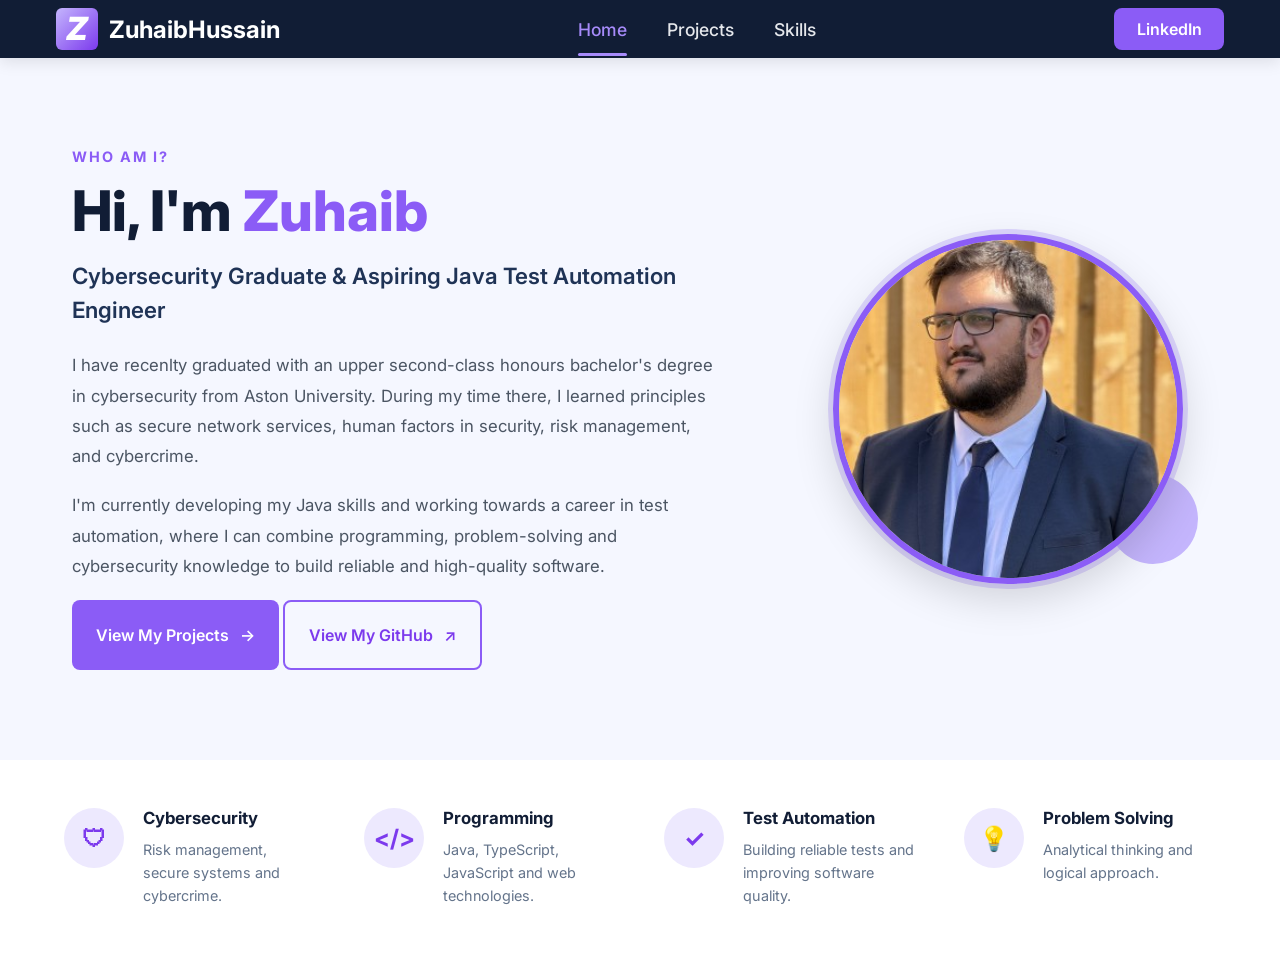
<file: index.html>
<!DOCTYPE html>
<html lang="en">

<head>
    <meta charset="UTF-8">
    <meta name="viewport" content="width=device-width, initial-scale=1.0">

    <title>ZuhaibHussain</title>

    <link href="https://fonts.googleapis.com/css2?family=Inter:wght@400;500;600;700;800&display=swap" rel="stylesheet">

    <link rel="stylesheet" href="ProfileStyle.css">
</head>

<body>

<nav class="navbar">
    <div class="nav-container">
        <!-- Logo -->
        <a href="#" class="logo">
            <span class="z-logo">Z</span>
            <span>ZuhaibHussain</span>
        </a>

        <!-- Navigation links -->
        <ul class="nav-links">
            <li><a href="#" class="active">Home</a></li>

            <li><a href="Projects.html">Projects</a></li>

            <li><a href="Skills.html">Skills</a></li>
        </ul>

        <div class="nav-actions">
            <a href="https://www.linkedin.com/in/zuhaib-hussain-923588202" target="_blank" class="btn">LinkedIn</a>
        </div>
    </div>
</nav>

<main>
        <section class="index-header">

            <div class="index-text">
                <p class="eyebrow">
                    WHO AM I?
                </p>
                
                <!-- Left SIDE -->
                <h1>
                    Hi, I'm <span>Zuhaib</span>
                </h1>

                <h2>
                    Cybersecurity Graduate &
                    Aspiring Java Test Automation Engineer
                </h2>

                <p>
                    I have recenlty graduated with an upper second-class honours bachelor's 
                    degree in cybersecurity from Aston University. During my time there, 
                    I learned principles such as secure network services, human factors in security, 
                    risk management, and cybercrime.
                </p>

                <p>
                    I'm currently developing my Java skills and working
                    towards a career in test automation, where I can
                    combine programming, problem-solving and cybersecurity
                    knowledge to build reliable and high-quality software.
                </p>

                <a href="Projects.html" class="btn project-btn">
                    View My Projects
                    <span class="arrow">→</span>
                </a>

                <a href="https://github.com/ZuhaibHussain247?tab=repositories" target="_blank" class="github-btn">
                    View My GitHub <span class="arrow">↗</span>
                </a>
            </div>

            <!-- RIGHT SIDE -->
            <div class="index-image">
                <img id="profilePicture" src="images/suit-pic.jpg" alt="Profile picture of Zuhaib">
            </div>
        </section>

        <!-- =========================
             SKILLS / FEATURES
        ========================== -->

        <section class="features">

            <!-- Cybersecurity -->
            <div class="feature">
                <div class="feature-icon">
                    🛡
                </div>
                <div>
                    <h3>
                        Cybersecurity
                    </h3>
                    <p>
                        Risk management, secure systems
                        and cybercrime.
                    </p>
                </div>
            </div>

            <!-- Programming -->
            <div class="feature">
                <div class="feature-icon">
                    &lt;/&gt;
                </div>
                <div>
                    <h3>
                        Programming
                    </h3>
                    <p>
                        Java, TypeScript, JavaScript
                        and web technologies.
                    </p>
                </div>
            </div>

            <!-- Test Automation -->
            <div class="feature">
                <div class="feature-icon">
                    ✓
                </div>
                <div>
                    <h3>
                        Test Automation
                    </h3>
                    <p>
                        Building reliable tests and
                        improving software quality.
                    </p>
                </div>
            </div>

            <!-- Problem Solving -->
            <div class="feature">

                <div class="feature-icon">
                    💡
                </div>
                <div>
                    <h3>
                        Problem Solving
                    </h3>
                    <p>
                        Analytical thinking and
                        logical approach.
                    </p>
                </div>
            </div>
        </section>
    </main>

    <script>

    const profilePicture = document.getElementById("profilePicture");

    const pictures = [
        {
            file: "suit-pic.jpg",
            className: "suit-picture"
        },
        {
            file: "profile-pic.jpg",
            className: "profile-picture"
        },
        {
            file: "hike-pic.jpg",
            className: "hike-picture"
        },
        {
            file: "wedding-pic.jpg",
            className: "wedding-picture"
        },
        {
            file: "grad-pic.jpg",
            className: "grad-picture"
        },
        {
            file: "engagement-pic.jpg",
            className: "engagement-picture"
        },
        {
            file: "morocco-pic.jpg",
            className: "morocco-picture"
        }
    ];

    // Pick a random starting picture
    let currentPicture = Math.floor(Math.random() * pictures.length);

    function changePicture() {

        const picture = pictures[currentPicture];

        profilePicture.src = "images/" + picture.file;

        // Remove all picture-position classes
        pictures.forEach(function (picture) {
            profilePicture.classList.remove(picture.className);
        });

        // Add the correct position class
        profilePicture.classList.add(picture.className);
    }

    // Set the random starting picture
    changePicture();

    // Change picture when clicked
    profilePicture.addEventListener("click", function () {

        currentPicture++;

        if (currentPicture >= pictures.length) {
            currentPicture = 0;
        }

        changePicture();

    });

</script>

</body>

</html>
</file>
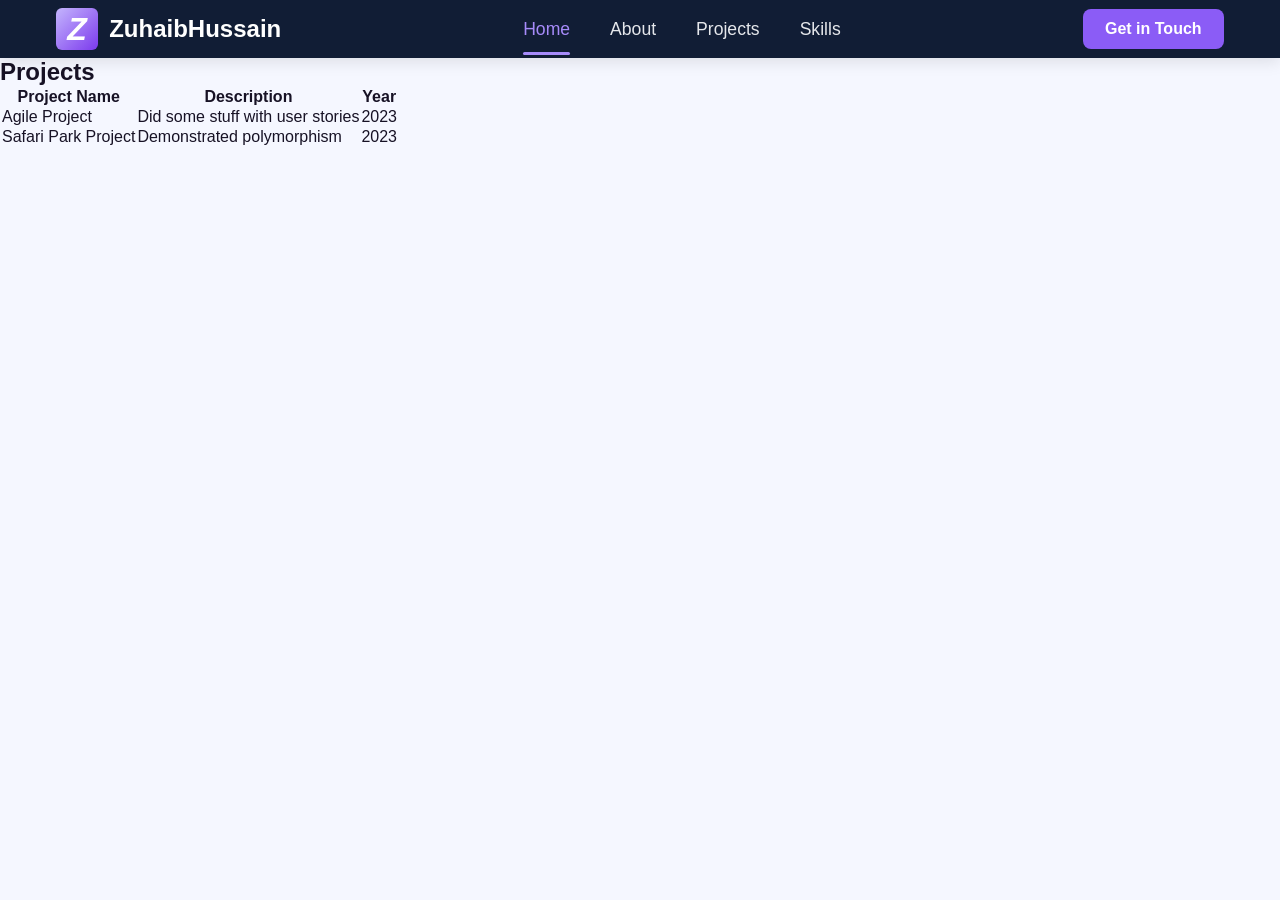
<file: projects.html>
<!DOCTYPE html>

<html lang="en" xmlns="http://www.w3.org/1999/xhtml">
<head>
    <meta charset="utf-8" />
    <title>My projects</title>
    <link href="ProfileStyle.css" rel="stylesheet">
</head>
<body>
    <nav class="navbar">
    <div class="nav-container">
        <!-- Logo -->
        <a href="#" class="logo">
            <span class="z-logo">Z</span>
            <span>ZuhaibHussain</span>
        </a>

        <!-- Navigation links -->
        <ul class="nav-links">
            <li><a href="#" class="active">Home</a></li>

            <li><a href="About.html">About</a></li>

            <li><a href="Projects.html">Projects</a></li>

            <li><a href="#skills">Skills</a></li>
        </ul>

        <div class="nav-actions">
            <a href="#contact" class="btn">Get in Touch</a>
        </div>
    </div>
</nav>
    <section>
        <h1>Projects</h1>
        <table>
            <thead>
                <tr>
                    <th>Project Name</th>
                    <th>Description</th>
                    <th>Year</th>
                </tr>
            </thead>
            <tbody>
                <tr>
                    <td>Agile Project</td>
                    <td>Did some stuff with user stories</td>
                    <td>2023</td>
                </tr>
                <tr>
                    <td>Safari Park Project</td>
                    <td>Demonstrated polymorphism</td>
                    <td>2023</td>
                </tr>
            </tbody>
        </table>
    </section>
</body>
</html>
</file>
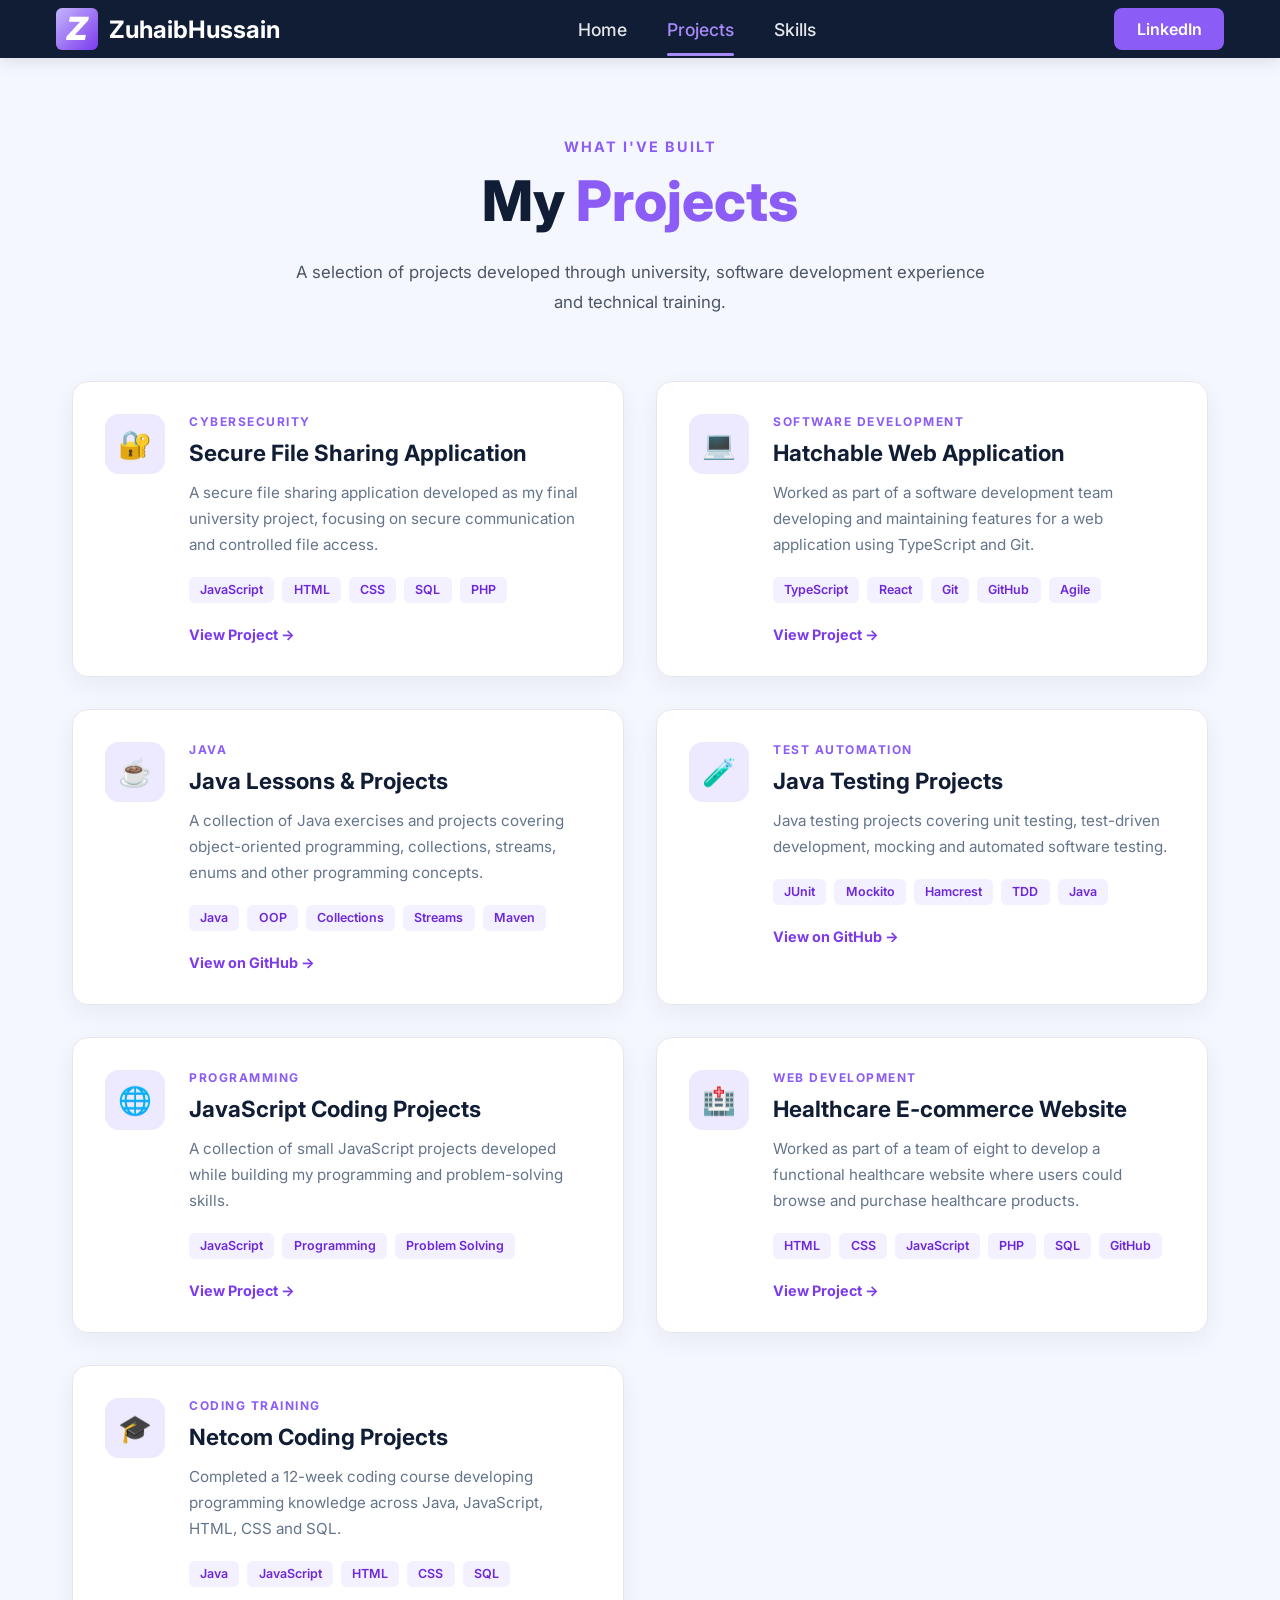
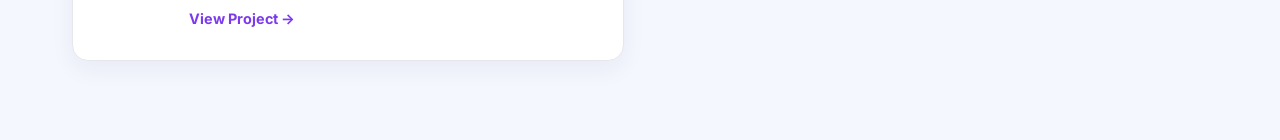
<file: Projects.html>
<!DOCTYPE html>
<html lang="en">

<head>
    <meta charset="UTF-8">
    <meta name="viewport" content="width=device-width, initial-scale=1.0">

    <title>Projects | ZuhaibHussain</title>

    <link href="https://fonts.googleapis.com/css2?family=Inter:wght@400;500;600;700;800&display=swap"
        rel="stylesheet">

    <link rel="stylesheet" href="ProfileStyle.css">
</head>

<body>

<nav class="navbar">
    <div class="nav-container">

        <!-- Logo -->
        <a href="index.html" class="logo">
            <span class="z-logo">Z</span>
            <span>ZuhaibHussain</span>
        </a>

        <!-- Navigation links -->
        <ul class="nav-links">

            <li>
                <a href="index.html">Home</a>
            </li>

            <li>
                <a href="Projects.html" class="active">Projects</a>
            </li>

            <li>
                <a href="Skills.html">Skills</a>
            </li>

        </ul>

        <div class="nav-actions">
            <a href="https://www.linkedin.com/in/zuhaib-hussain-923588202"
                target="_blank"
                class="btn">
                LinkedIn
            </a>
        </div>

    </div>
</nav>


<main>

    <!--PROJECTS HEADER -->

    <section class="projects-header">

        <p class="eyebrow">
            WHAT I'VE BUILT
        </p>

        <h1>
            My <span>Projects</span>
        </h1>

        <p class="projects-intro">
            A selection of projects developed through university,
            software development experience and technical training.
        </p>

    </section>


    <!--PROJECTS-->

    <section class="projects-container">


        <!-- Secure File Sharing -->
        <div class="project-card project-animate">

            <div class="project-icon">
                🔐
            </div>

            <div class="project-content">

                <p class="project-type">
                    CYBERSECURITY
                </p>

                <h2>
                    Secure File Sharing Application
                </h2>

                <p>
                    A secure file sharing application developed
                    as my final university project, focusing on
                    secure communication and controlled file access.
                </p>

                <div class="tech-tags">
                    <span>JavaScript</span>
                    <span>HTML</span>
                    <span>CSS</span>
                    <span>SQL</span>
                    <span>PHP</span>
                </div>

                <a href="#" class="project-link">
                    View Project →
                </a>

            </div>

        </div>


        <!-- Hatchable -->
        <div class="project-card project-animate">

            <div class="project-icon">
                💻
            </div>

            <div class="project-content">

                <p class="project-type">
                    SOFTWARE DEVELOPMENT
                </p>

                <h2>
                    Hatchable Web Application
                </h2>

                <p>
                    Worked as part of a software development team
                    developing and maintaining features for a web
                    application using TypeScript and Git.
                </p>

                <div class="tech-tags">
                    <span>TypeScript</span>
                    <span>React</span>
                    <span>Git</span>
                    <span>GitHub</span>
                    <span>Agile</span>
                </div>

                <a href="#" class="project-link">
                    View Project →
                </a>

            </div>

        </div>


        <!-- Java Lessons -->
        <div class="project-card project-animate">

            <div class="project-icon">
                ☕
            </div>

            <div class="project-content">

                <p class="project-type">
                    JAVA
                </p>

                <h2>
                    Java Lessons & Projects
                </h2>

                <p>
                    A collection of Java exercises and projects
                    covering object-oriented programming, collections,
                    streams, enums and other programming concepts.
                </p>

                <div class="tech-tags">
                    <span>Java</span>
                    <span>OOP</span>
                    <span>Collections</span>
                    <span>Streams</span>
                    <span>Maven</span>
                </div>

                <a href="https://github.com/ZuhaibHussain247/JavaLessons"
                    target="_blank"
                    class="project-link">
                    View on GitHub →
                </a>

            </div>

        </div>


        <!-- Java Testing -->
        <div class="project-card project-animate">

            <div class="project-icon">
                🧪
            </div>

            <div class="project-content">

                <p class="project-type">
                    TEST AUTOMATION
                </p>

                <h2>
                    Java Testing Projects
                </h2>

                <p>
                    Java testing projects covering unit testing,
                    test-driven development, mocking and automated
                    software testing.
                </p>

                <div class="tech-tags">
                    <span>JUnit</span>
                    <span>Mockito</span>
                    <span>Hamcrest</span>
                    <span>TDD</span>
                    <span>Java</span>
                </div>

                <a href="https://github.com/ZuhaibHussain247?tab=repositories"
                    target="_blank"
                    class="project-link">
                    View on GitHub →
                </a>

            </div>

        </div>


        <!-- JavaScript Coding Projects -->
        <div class="project-card project-animate">

            <div class="project-icon">
                🌐
            </div>

            <div class="project-content">

                <p class="project-type">
                    PROGRAMMING
                </p>

                <h2>
                    JavaScript Coding Projects
                </h2>

                <p>
                    A collection of small JavaScript projects
                    developed while building my programming and
                    problem-solving skills.
                </p>

                <div class="tech-tags">
                    <span>JavaScript</span>
                    <span>Programming</span>
                    <span>Problem Solving</span>
                </div>

                <a href="#" class="project-link">
                    View Project →
                </a>

            </div>

        </div>


        <!-- Healthcare E-commerce -->
        <div class="project-card project-animate">

            <div class="project-icon">
                🏥
            </div>

            <div class="project-content">

                <p class="project-type">
                    WEB DEVELOPMENT
                </p>

                <h2>
                    Healthcare E-commerce Website
                </h2>

                <p>
                    Worked as part of a team of eight to develop
                    a functional healthcare website where users
                    could browse and purchase healthcare products.
                </p>

                <div class="tech-tags">
                    <span>HTML</span>
                    <span>CSS</span>
                    <span>JavaScript</span>
                    <span>PHP</span>
                    <span>SQL</span>
                    <span>GitHub</span>
                </div>

                <a href="#" class="project-link">
                    View Project →
                </a>

            </div>

        </div>


        <!-- Netcom Coding -->
        <div class="project-card project-animate">

            <div class="project-icon">
                🎓
            </div>

            <div class="project-content">

                <p class="project-type">
                    CODING TRAINING
                </p>

                <h2>
                    Netcom Coding Projects
                </h2>

                <p>
                    Completed a 12-week coding course developing
                    programming knowledge across Java, JavaScript,
                    HTML, CSS and SQL.
                </p>

                <div class="tech-tags">
                    <span>Java</span>
                    <span>JavaScript</span>
                    <span>HTML</span>
                    <span>CSS</span>
                    <span>SQL</span>
                </div>

                <a href="#" class="project-link">
                    View Project →
                </a>

            </div>

        </div>

    </section>

</main>

</body>

</html>
</file>
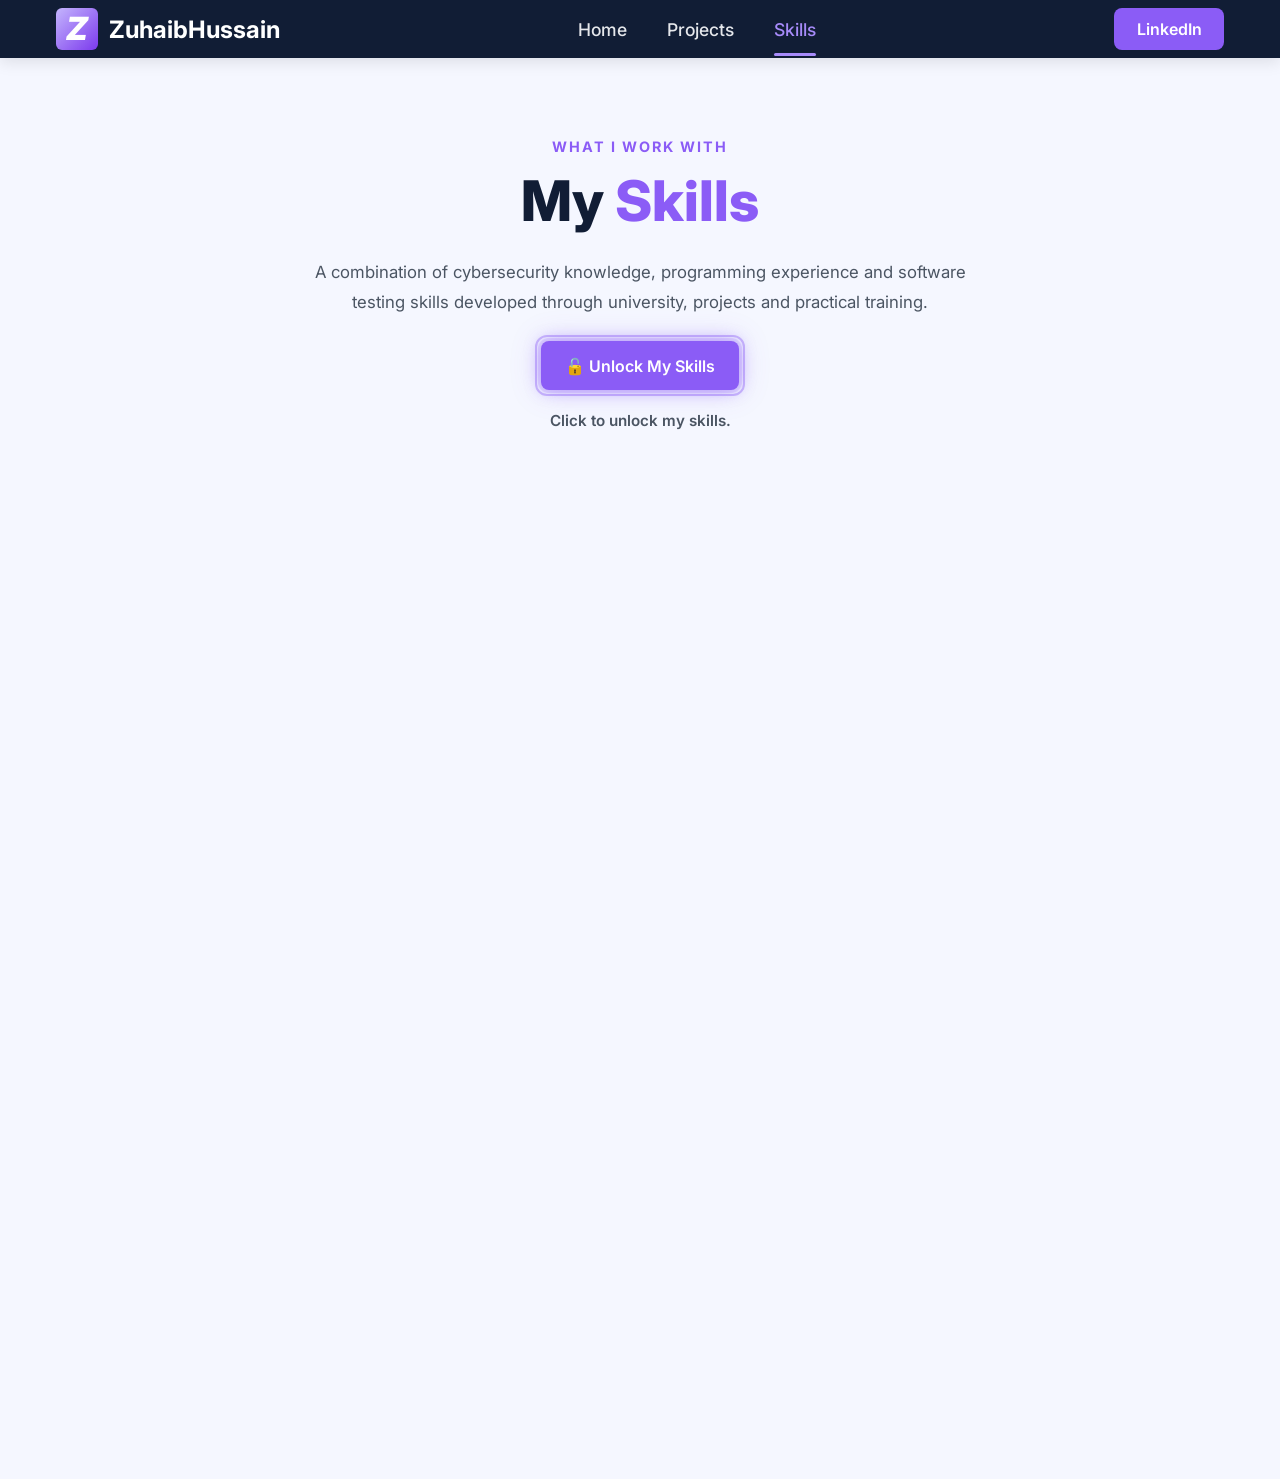
<file: Skills.html>
<!DOCTYPE html>
<html lang="en">

<head>
    <meta charset="UTF-8">
    <meta name="viewport" content="width=device-width, initial-scale=1.0">

    <title>Skills | ZuhaibHussain</title>

    <link href="https://fonts.googleapis.com/css2?family=Inter:wght@400;500;600;700;800&display=swap"
        rel="stylesheet">

    <link rel="stylesheet" href="ProfileStyle.css">
</head>

<body>

<nav class="navbar">
    <div class="nav-container">

        <!-- Logo -->
        <a href="index.html" class="logo">
            <span class="z-logo">Z</span>
            <span>ZuhaibHussain</span>
        </a>

        <!-- Navigation links -->
        <ul class="nav-links">

            <li>
                <a href="index.html">Home</a>
            </li>

            <li>
                <a href="Projects.html">Projects</a>
            </li>

            <li>
                <a href="Skills.html" class="active">Skills</a>
            </li>

        </ul>

        <div class="nav-actions">
            <a href="https://www.linkedin.com/in/zuhaib-hussain-923588202"
                target="_blank"
                class="btn">
                LinkedIn
            </a>
        </div>

    </div>
</nav>


<main>

    <!-- =========================
         SKILLS HEADER
    ========================== -->

    <section class="skills-header">

        <p class="eyebrow">
            WHAT I WORK WITH
        </p>

        <h1>
            My <span>Skills</span>
        </h1>

        <p class="skills-intro">
            A combination of cybersecurity knowledge, programming
            experience and software testing skills developed through
            university, projects and practical training.
        </p>

        <button id="unlockSkillsBtn" class="unlock-btn">
            🔓 Unlock My Skills
        </button>

        <p id="skillMessage" class="skill-message">
            Click to unlock my skills.
        </p>

    </section>


    <!-- =========================
         SKILLS
    ========================== -->

    <section class="skills-container">


        <!-- Cybersecurity -->
        <div class="skill-card unlockable-skill">

            <div class="skill-icon">
                🛡
            </div>

            <div class="skill-content">

                <p class="skill-type">
                    CYBERSECURITY
                </p>

                <h2>
                    Cybersecurity
                </h2>

                <p>
                    Knowledge developed through my Cybersecurity
                    degree at Aston University, including secure
                    systems, risk management, human factors and
                    cybercrime.
                </p>

                <div class="skill-tags">
                    <span>Risk Management</span>
                    <span>Secure Systems</span>
                    <span>Cybercrime</span>
                    <span>Network Security</span>
                </div>

            </div>

        </div>


        <!-- Programming -->
        <div class="skill-card unlockable-skill">

            <div class="skill-icon">
                &lt;/&gt;
            </div>

            <div class="skill-content">

                <p class="skill-type">
                    PROGRAMMING
                </p>

                <h2>
                    Programming
                </h2>

                <p>
                    Experience developing applications and solving
                    programming problems using Java and web
                    development technologies.
                </p>

                <div class="skill-tags">
                    <span>Java</span>
                    <span>JavaScript</span>
                    <span>TypeScript</span>
                    <span>HTML</span>
                    <span>CSS</span>
                    <span>SQL</span>
                    <span>PHP</span>
                </div>

            </div>

        </div>


        <!-- Test Automation -->
        <div class="skill-card unlockable-skill">

            <div class="skill-icon">
                ✓
            </div>

            <div class="skill-content">

                <p class="skill-type">
                    TEST AUTOMATION
                </p>

                <h2>
                    Software Testing
                </h2>

                <p>
                    Developing my Java testing skills with a focus
                    on writing reliable automated tests and
                    improving software quality.
                </p>

                <div class="skill-tags">
                    <span>JUnit</span>
                    <span>Mockito</span>
                    <span>Hamcrest</span>
                    <span>TDD</span>
                    <span>Unit Testing</span>
                </div>

            </div>

        </div>


        <!-- Tools & Technologies -->
        <div class="skill-card unlockable-skill">

            <div class="skill-icon">
                ⚙
            </div>

            <div class="skill-content">

                <p class="skill-type">
                    TOOLS & TECHNOLOGIES
                </p>

                <h2>
                    Development Tools
                </h2>

                <p>
                    Tools and development practices used during
                    university projects, software development and
                    technical training.
                </p>

                <div class="skill-tags">
                    <span>Git</span>
                    <span>GitHub</span>
                    <span>IntelliJ IDEA</span>
                    <span>VS Code</span>
                    <span>Maven</span>
                    <span>React</span>
                </div>

            </div>

        </div>


        <!-- Agile / Project Management -->
        <div class="skill-card unlockable-skill">

            <div class="skill-icon">
                📋
            </div>

            <div class="skill-content">

                <p class="skill-type">
                    PROJECT MANAGEMENT
                </p>

                <h2>
                    Agile & Project Management
                </h2>

                <p>
                    Understanding of Agile, Scrum and Waterfall
                    project management methodologies developed
                    through university, software development and
                    practical training.
                </p>

                <div class="skill-tags">
                    <span>Agile</span>
                    <span>Scrum</span>
                    <span>Waterfall</span>
                    <span>Project Management</span>
                </div>

            </div>

        </div>


        <!-- Communication & Teamwork -->
        <div class="skill-card unlockable-skill">

            <div class="skill-icon">
                🤝
            </div>

            <div class="skill-content">

                <p class="skill-type">
                    PROFESSIONAL SKILLS
                </p>

                <h2>
                    Communication & Teamwork
                </h2>

                <p>
                    Strong communication and teamwork skills developed
                    through software development, university projects
                    and previous professional experience.
                </p>

                <div class="skill-tags">
                    <span>Communication</span>
                    <span>Teamwork</span>
                    <span>Collaboration</span>
                    <span>Problem Solving</span>
                </div>

            </div>

        </div>

    </section>

</main>


<!-- =========================
     UNLOCK SKILLS JAVASCRIPT
========================== -->

<script>

    const unlockSkillsBtn = document.getElementById("unlockSkillsBtn");
    const skillMessage = document.getElementById("skillMessage");
    const skills = document.querySelectorAll(".unlockable-skill");

    let currentSkill = 0;

    unlockSkillsBtn.addEventListener("click", function () {

        if (currentSkill < skills.length) {

            skills[currentSkill].classList.add("unlocked");

            currentSkill++;

            if (currentSkill < skills.length) {

                skillMessage.textContent =
                    `${skills.length - currentSkill} skills remaining...`;

            } else {

                skillMessage.textContent =
                    "🎉 All skills unlocked!";

                unlockSkillsBtn.textContent =
                    "✓ All Skills Unlocked";

                unlockSkillsBtn.disabled = true;
            }
        }

    });

</script>

</body>

</html>
</file>
<file: ProfileStyle.css>
/* =========================
   RESET
========================= */

* {
    margin: 0;
    padding: 0;
    box-sizing: border-box;
}

html,
body {
    width: 100%;
    overflow-x: clip;
}


/* =========================
   BODY
========================= */

body {
    font-family: 'Inter', sans-serif;

    background-color: #f5f7ff;

    color: #171225;
}

/* =========================
   NAVBAR
========================= */

.navbar {
    width: 100%;

    background-color: #111d35;

    padding: 0.5rem 3.5rem;

    position: sticky;

    top: 0;

    z-index: 1000;

    box-shadow:
        0 4px 15px rgba(0, 0, 0, 0.1);
}

/* =========================
   NAV CONTAINER
========================= */

.nav-container {
    width: 100%;

    display: flex;

    align-items: center;

    justify-content: space-between;
}

/* =========================
   LOGO
========================= */

.logo {
    display: flex;

    align-items: center;

    gap: 0.7rem;

    color: white;

    font-size: 1.5rem;

    font-weight: 700;

    text-decoration: none;
}


/* Z Logo */

.z-logo {
    display: flex;

    align-items: center;

    justify-content: center;

    width: 42px;

    height: 42px;

    font-size: 2rem;

    font-weight: 900;

    font-style: italic;

    color: white;

    background: linear-gradient(
        135deg,
        #c4b5fd,
        #7c3aed
    );

    border-radius: 6px;

    line-height: 1;
}


/* =========================
   NAVIGATION LINKS
========================= */

.nav-links {
    display: flex;

    align-items: center;

    gap: 2.5rem;

    list-style: none;
}


.nav-links a {
    position: relative;

    color: #e5e7eb;

    text-decoration: none;

    font-size: 1.1rem;

    font-weight: 500;

    padding: 0.5rem 0;

    transition: color 0.3s ease;
}


/* Hover */

.nav-links a:hover {
    color: #a78bfa;
}


/* Active */

.nav-links a.active {
    color: #a78bfa;
}


/* Active underline */

.nav-links a.active::after {
    content: "";

    position: absolute;

    left: 0;

    bottom: -8px;

    width: 100%;

    height: 3px;

    background-color: #a78bfa;

    border-radius: 5px;
}


/* =========================
   NAV ACTIONS
========================= */

.nav-actions {
    display: flex;

    align-items: center;

    gap: 1.2rem;
}


/* =========================
   THEME BUTTON
========================= */

.theme-toggle {
    background: none;

    border: none;

    color: white;

    font-size: 1.3rem;

    cursor: pointer;

    transition: transform 0.3s ease;
}


.theme-toggle:hover {
    transform: rotate(20deg);
}


/* =========================
   BUTTON
========================= */

.btn {
    display: inline-flex;

    align-items: center;

    gap: 0.7rem;

    background-color: #8b5cf6;

    color: white;

    padding: 0.7rem 1.4rem;

    border-radius: 8px;

    text-decoration: none;

    font-size: 1rem;

    font-weight: 600;

    transition:
        background-color 0.3s ease,
        transform 0.2s ease;
}


.btn:hover {
    background-color: #7c3aed;

    transform: translateY(-2px);
}


/* =========================
   HOME SCREEN HEADER
========================= */

.index-header {
    max-width: 1200px;

    min-height: 78vh;

    margin: 0 auto;

    padding: 5rem 2rem;

    display: flex;

    align-items: center;

    justify-content: space-between;

    gap: 5rem;
}


/* =========================
   HOME SCREEN TEXT
========================= */

.index-text {
    max-width: 650px;
}


/* Small heading */

.eyebrow {
    color: #8b5cf6;

    font-size: 0.9rem;

    font-weight: 700;

    letter-spacing: 2px;

    margin-bottom: 1rem;
}


/* =========================
   MAIN HEADING
========================= */

.index-text h1 {
    color: #111d35;

    font-size: 3.5rem;

    font-weight: 800;

    line-height: 1.1;

    margin-bottom: 1rem;
}


/* Purple name */

.index-text h1 span {
    color: #8b5cf6;
}


/* =========================
   SUBHEADING
========================= */

.index-text h2 {
    color: #1f3356;

    font-size: 1.4rem;

    font-weight: 600;

    line-height: 1.5;

    margin-bottom: 1.5rem;
}


/* =========================
   PARAGRAPHS
========================= */

.index-text p:not(.eyebrow) {
    color: #4b5563;

    font-size: 1.05rem;

    line-height: 1.8;

    margin-bottom: 1.2rem;
}


/* =========================
   PROJECT BUTTONS
========================= */

.index-buttons {
    display: flex;
    align-items: center;
    gap: 1rem;
    margin-top: 1rem;
}

.project-btn,
.github-btn {
    height: 70px;
    padding: 0 1.5rem;

    display: inline-flex;
    align-items: center;
    justify-content: center;
    gap: 0.7rem;

    font-size: 1rem;
    font-weight: 600;
    border-radius: 8px;

    box-sizing: border-box;
}

.project-btn {
    text-decoration: none;
}

.github-btn {
    color: #7c3aed;
    background-color: transparent;
    border: 2px solid #8b5cf6;
    text-decoration: none;

    transition:
        background-color 0.3s ease,
        color 0.3s ease,
        transform 0.2s ease;
}

.github-btn:hover {
    background-color: #8b5cf6;
    color: white;
    transform: translateY(-2px);
}

/* =========================
   PROFILE IMAGE
========================= */

.index-image {
    position: relative;

    display: flex;

    align-items: center;

    justify-content: center;

    min-width: 400px;
}


.index-image::before {
    content: "";

    position: absolute;

    width: 360px;

    height: 360px;

    background-color: #ddd6fe;

    border-radius: 50%;

    z-index: 0;
}


.index-image::after {
    content: "";

    position: absolute;

    width: 90px;

    height: 90px;

    background-color: #c4b5fd;

    border-radius: 50%;

    right: 10px;

    bottom: 20px;

    z-index: 0;
}


.index-image img {
    position: relative;

    z-index: 1;

    width: 350px;

    height: 350px;

    object-fit: cover;

    object-position: center top;

    border-radius: 50%;

    border: 6px solid #8b5cf6;

    box-shadow:
        0 15px 40px rgba(0, 0, 0, 0.15);
}

/* =========================
   PROFILE PICTURE POSITIONS
========================= */

.index-image img {
    object-fit: cover;
}

/* Suit picture */
.index-image img.suit-picture {
    object-position: center top;
}

/* Graduation picture */
.index-image img.grad-picture {
    object-position: center 35%;
}

/* Hiking picture */
.index-image img.hike-picture {
    object-position: center center;
}

/* Wedding picture */
.index-image img.wedding-picture {
    object-position: center 20%;
}

/* Engagement picture */
.index-image img.engagement-picture {
    object-position: center 25%;
}

/* Morocco picture */
.index-image img.morocco-picture {
    object-position: center 25%;
}

/* Profile picture */
.index-image img.profile-picture {
    object-position: center center;
}


/* =========================
   FEATURES
========================= */

.features {
    width: 100%;

    background-color: white;

    padding: 3rem 5%;

    display: grid;

    grid-template-columns:
        repeat(4, 1fr);

    gap: 3rem;
}


/* Feature */

.feature {
    display: flex;

    align-items: flex-start;

    gap: 1.2rem;
}


/* Feature icon */

.feature-icon {
    min-width: 60px;

    width: 60px;

    height: 60px;

    display: flex;

    align-items: center;

    justify-content: center;

    background-color: #ede9fe;

    color: #7c3aed;

    border-radius: 50%;

    font-size: 1.5rem;

    font-weight: 700;
}


/* Feature heading */

.feature h3 {
    color: #111d35;

    font-size: 1.05rem;

    margin-bottom: 0.6rem;
}


/* Feature paragraph */

.feature p {
    color: #64748b;

    font-size: 0.9rem;

    line-height: 1.6;
}


/* =========================
   RESPONSIVE
========================= */

@media (max-width: 1000px) {

    .navbar {
        padding: 0.5rem 1.5rem;
    }


    .index-header {
        gap: 3rem;
    }


    .index-text h1 {
        font-size: 3rem;
    }


    .index-image {
        min-width: 320px;
    }


    .index-image img {
        width: 300px;

        height: 300px;
    }


    .index-image::before {
        width: 310px;

        height: 310px;
    }


    .features {
        grid-template-columns:
            repeat(2, 1fr);
    }

}


/* =========================
   TABLET
========================= */

@media (max-width: 750px) {

    .nav-container {
        flex-wrap: wrap;

        gap: 1rem;
    }


    .nav-links {
        order: 3;

        width: 100%;

        justify-content: center;

        gap: 1.5rem;
    }


    .index-header {
        flex-direction: column;

        text-align: center;

        padding-top: 4rem;
    }


    .index-text {
        max-width: 650px;
    }


    .index-image {
        min-width: auto;

        margin-top: 1rem;
    }


    .index-text .btn {
        margin-left: auto;

        margin-right: auto;
    }

}


/* =========================
   MOBILE
========================= */

@media (max-width: 500px) {

    .navbar {
        padding: 0.7rem 1rem;
    }


    .logo {
        font-size: 1.2rem;
    }


    .z-logo {
        width: 36px;

        height: 36px;

        font-size: 1.7rem;
    }


    .nav-links {
        gap: 0.8rem;
    }


    .nav-links a {
        font-size: 0.85rem;
    }


    .btn {
        padding: 0.6rem 0.8rem;

        font-size: 0.85rem;
    }


    .index-header {
        padding: 3rem 1.2rem;
    }


    .index-text h1 {
        font-size: 2.5rem;
    }


    .index-text h2 {
        font-size: 1.2rem;
    }


    .index-text p:not(.eyebrow) {
        font-size: 1rem;
    }


    .index-image img {
        width: 250px;

        height: 250px;
    }


    .index-image::before {
        width: 260px;

        height: 260px;
    }


    .features {
        grid-template-columns: 1fr;

        padding: 2rem 1.5rem;

        gap: 2rem;
    }

}

/* =========================
   PROJECTS PAGE
========================= */

.projects-header {
    max-width: 900px;
    margin: 0 auto;
    padding: 5rem 2rem 3rem;
    text-align: center;
}

.projects-header .eyebrow {
    margin-bottom: 1rem;
}

.projects-header h1 {
    color: #111d35;
    font-size: 3.5rem;
    font-weight: 800;
    line-height: 1.1;
    margin-bottom: 1.5rem;
}

.projects-header h1 span {
    color: #8b5cf6;
}

.projects-intro {
    max-width: 700px;
    margin: 0 auto;
    color: #4b5563;
    font-size: 1.05rem;
    line-height: 1.8;
}


/* =========================
   PROJECTS GRID
========================= */

.projects-container {
    max-width: 1200px;
    margin: 0 auto;
    padding: 1rem 2rem 5rem;

    display: grid;
    grid-template-columns: repeat(2, 1fr);
    gap: 2rem;
}


/* =========================
   PROJECT CARDS
========================= */

.project-card {
    background: white;
    border: 1px solid #e5e7eb;
    border-radius: 16px;
    padding: 2rem;

    display: flex;
    gap: 1.5rem;

    box-shadow: 0 8px 25px rgba(17, 29, 53, 0.06);

    transition:
        transform 0.3s ease,
        box-shadow 0.3s ease,
        border-color 0.3s ease;
}

.project-card:hover {
    transform: translateY(-5px);
    box-shadow: 0 15px 35px rgba(17, 29, 53, 0.12);
    border-color: #c4b5fd;
}


/* =========================
   PROJECT PAGE ENTRY ANIMATION
========================= */

.project-animate {
    opacity: 0;
    animation-duration: 1.5s;
    animation-timing-function: ease-out;
    animation-fill-mode: forwards;
}


/* First project - comes from the left */

.project-animate:nth-child(1) {
    animation-name: projectFromLeft;
    animation-delay: 0.1s;
}


/* Second project - comes from the right */

.project-animate:nth-child(2) {
    animation-name: projectFromRight;
    animation-delay: 0.25s;
}


/* Third project - comes from the top */

.project-animate:nth-child(3) {
    animation-name: projectFromTop;
    animation-delay: 0.4s;
}


/* Fourth project - comes from the bottom */

.project-animate:nth-child(4) {
    animation-name: projectFromBottom;
    animation-delay: 0.55s;
}


/* Fifth project - comes from the left */

.project-animate:nth-child(5) {
    animation-name: projectFromLeft;
    animation-delay: 0.7s;
}


/* Sixth project - comes from the right */

.project-animate:nth-child(6) {
    animation-name: projectFromRight;
    animation-delay: 0.85s;
}


/* Seventh project - comes from the bottom */

.project-animate:nth-child(7) {
    animation-name: projectFromBottom;
    animation-delay: 1s;
}


/* =========================
   ANIMATION PATHS
========================= */

@keyframes projectFromLeft {

    0% {
        opacity: 0;
        transform: translateX(-300px) translateY(150px) scale(0.7);
    }

    45% {
        opacity: 1;
        transform: translateX(80px) translateY(-60px) scale(1.05);
    }

    70% {
        transform: translateX(-25px) translateY(20px) scale(0.98);
    }

    100% {
        opacity: 1;
        transform: translateX(0) translateY(0) scale(1);
    }
}


@keyframes projectFromRight {

    0% {
        opacity: 0;
        transform: translateX(300px) translateY(-150px) scale(0.7);
    }

    45% {
        opacity: 1;
        transform: translateX(-80px) translateY(60px) scale(1.05);
    }

    70% {
        transform: translateX(25px) translateY(-20px) scale(0.98);
    }

    100% {
        opacity: 1;
        transform: translateX(0) translateY(0) scale(1);
    }
}


@keyframes projectFromTop {

    0% {
        opacity: 0;
        transform: translateX(80px) translateY(-300px) scale(0.7);
    }

    45% {
        opacity: 1;
        transform: translateX(-50px) translateY(70px) scale(1.05);
    }

    70% {
        transform: translateX(15px) translateY(-20px) scale(0.98);
    }

    100% {
        opacity: 1;
        transform: translateX(0) translateY(0) scale(1);
    }
}


@keyframes projectFromBottom {

    0% {
        opacity: 0;
        transform: translateX(-80px) translateY(300px) scale(0.7);
    }

    45% {
        opacity: 1;
        transform: translateX(50px) translateY(-70px) scale(1.05);
    }

    70% {
        transform: translateX(-15px) translateY(20px) scale(0.98);
    }

    100% {
        opacity: 1;
        transform: translateX(0) translateY(0) scale(1);
    }
}


/* =========================
   PROJECT ICON
========================= */

.project-icon {
    min-width: 60px;
    width: 60px;
    height: 60px;

    display: flex;
    align-items: center;
    justify-content: center;

    background: #ede9fe;
    border-radius: 14px;

    font-size: 1.7rem;
}


/* =========================
   PROJECT CONTENT
========================= */

.project-content {
    flex: 1;
}

.project-type {
    color: #8b5cf6;
    font-size: 0.75rem;
    font-weight: 700;
    letter-spacing: 1.5px;

    margin-bottom: 0.6rem;
}

.project-content h2 {
    color: #111d35;
    font-size: 1.4rem;
    font-weight: 700;

    margin-bottom: 0.9rem;
}

.project-content > p:not(.project-type) {
    color: #64748b;
    font-size: 0.95rem;
    line-height: 1.7;

    margin-bottom: 1.2rem;
}


/* =========================
   TECHNOLOGY TAGS
========================= */

.tech-tags {
    display: flex;
    flex-wrap: wrap;
    gap: 0.5rem;

    margin-bottom: 1.3rem;
}

.tech-tags span {
    background: #f3f0ff;
    color: #6d28d9;

    padding: 0.35rem 0.7rem;

    border-radius: 6px;

    font-size: 0.78rem;
    font-weight: 600;
}


/* =========================
   PROJECT LINK
========================= */

.project-link {
    color: #7c3aed;
    text-decoration: none;

    font-size: 0.9rem;
    font-weight: 700;

    transition: color 0.3s ease;
}

.project-link:hover {
    color: #5b21b6;
}


/* =========================
   PROJECTS RESPONSIVE
========================= */

@media (max-width: 1000px) {

    .projects-header h1 {
        font-size: 3rem;
    }

    .projects-container {
        grid-template-columns: 1fr;
    }
}


@media (max-width: 750px) {

    .projects-header {
        padding-top: 4rem;
    }

    .projects-header h1 {
        font-size: 2.7rem;
    }

    .projects-container {
        padding: 1rem 1.5rem 4rem;
    }
}


@media (max-width: 500px) {

    .projects-header {
        padding: 3rem 1.2rem 2rem;
    }

    .projects-header h1 {
        font-size: 2.4rem;
    }

    .projects-intro {
        font-size: 1rem;
    }

    .projects-container {
        padding: 1rem 1.2rem 4rem;
    }

    .project-card {
        padding: 1.5rem;
        flex-direction: column;
    }

    .project-icon {
        width: 55px;
        min-width: 55px;
        height: 55px;
    }
}

/* =========================
   SKILLS PAGE
========================= */

.skills-header {
    max-width: 900px;
    margin: 0 auto;
    padding: 5rem 2rem 3rem;
    text-align: center;
}

.skills-header .eyebrow {
    margin-bottom: 1rem;
}

.skills-header h1 {
    color: #111d35;
    font-size: 3.5rem;
    font-weight: 800;
    line-height: 1.1;
    margin-bottom: 1.5rem;
}

.skills-header h1 span {
    color: #8b5cf6;
}

.skills-intro {
    max-width: 700px;
    margin: 0 auto;
    color: #4b5563;
    font-size: 1.05rem;
    line-height: 1.8;
}


/* =========================
   SKILL CARDS
========================= */

.skills-container {
    max-width: 1200px;
    margin: 0 auto;
    padding: 1rem 2rem 5rem;

    display: grid;
    grid-template-columns: repeat(2, 1fr);
    gap: 2rem;
}

.skill-card {
    background: white;
    border: 1px solid #e5e7eb;
    border-radius: 16px;
    padding: 2rem;

    display: flex;
    gap: 1.5rem;

    box-shadow: 0 8px 25px rgba(17, 29, 53, 0.06);

    transition:
        transform 0.3s ease,
        box-shadow 0.3s ease,
        border-color 0.3s ease;
}

.skill-card:hover {
    transform: translateY(-5px);
    box-shadow: 0 15px 35px rgba(17, 29, 53, 0.12);
    border-color: #c4b5fd;
}


/* =========================
   SKILL ICON
========================= */

.skill-icon {
    min-width: 60px;
    width: 60px;
    height: 60px;

    display: flex;
    align-items: center;
    justify-content: center;

    background: #ede9fe;
    border-radius: 14px;

    font-size: 1.7rem;
}


/* =========================
   SKILL CONTENT
========================= */

.skill-content {
    flex: 1;
}

.skill-type {
    color: #8b5cf6;
    font-size: 0.75rem;
    font-weight: 700;
    letter-spacing: 1.5px;
    margin-bottom: 0.6rem;
}

.skill-content h2 {
    color: #111d35;
    font-size: 1.4rem;
    font-weight: 700;
    margin-bottom: 0.9rem;
}

.skill-content > p:not(.skill-type) {
    color: #64748b;
    font-size: 0.95rem;
    line-height: 1.7;
    margin-bottom: 1.2rem;
}


/* =========================
   SKILL TAGS
========================= */

.skill-tags {
    display: flex;
    flex-wrap: wrap;
    gap: 0.5rem;
}

.skill-tags span {
    background: #f3f0ff;
    color: #6d28d9;

    padding: 0.35rem 0.7rem;

    border-radius: 6px;

    font-size: 0.78rem;
    font-weight: 600;
}


/* =========================
   SKILLS RESPONSIVE
========================= */

@media (max-width: 1000px) {

    .skills-header h1 {
        font-size: 3rem;
    }

    .skills-container {
        grid-template-columns: 1fr;
    }
}


@media (max-width: 750px) {

    .skills-header {
        padding-top: 4rem;
    }

    .skills-header h1 {
        font-size: 2.7rem;
    }

    .skills-container {
        padding: 1rem 1.5rem 4rem;
    }
}


@media (max-width: 500px) {

    .skills-header {
        padding: 3rem 1.2rem 2rem;
    }

    .skills-header h1 {
        font-size: 2.4rem;
    }

    .skills-intro {
        font-size: 1rem;
    }

    .skill-card {
        padding: 1.5rem;
        flex-direction: column;
    }

    .skill-icon {
        width: 55px;
        min-width: 55px;
        height: 55px;
    }

    /* PROJECTS MOBILE */

    .projects-header {
        padding: 3rem 1.2rem 2rem;
    }

    .projects-header h1 {
        font-size: 2.4rem;
    }

    .projects-intro {
        font-size: 1rem;
    }

    .projects-container {
        padding: 1rem 1.2rem 4rem;
    }

    .project-card {
        padding: 1.5rem;
        flex-direction: column;
    }

    .project-icon {
        width: 55px;
        min-width: 55px;
        height: 55px;
    }
}

/* =========================
   UNLOCK MY SKILLS BUTTON
========================= */

.unlock-btn {
    position: relative;

    margin-top: 1.5rem;

    border: none;
    background-color: #8b5cf6;
    color: white;

    padding: 0.9rem 1.5rem;
    border-radius: 8px;

    font-family: inherit;
    font-size: 1rem;
    font-weight: 600;

    cursor: pointer;

    box-shadow:
        0 0 0 3px rgba(139, 92, 246, 0.15),
        0 0 15px rgba(139, 92, 246, 0.5),
        0 0 30px rgba(139, 92, 246, 0.25);

    animation: unlockGlow 2s ease-in-out infinite;

    transition:
        background-color 0.3s ease,
        transform 0.2s ease,
        box-shadow 0.3s ease;
}


/* =========================
   OUTER GLOWING LAYER
========================= */

.unlock-btn::before {
    content: "";

    position: absolute;

    top: -6px;
    left: -6px;
    right: -6px;
    bottom: -6px;

    border-radius: 12px;

    border: 2px solid rgba(139, 92, 246, 0.5);

    opacity: 0.8;

    animation: unlockOuterGlow 2s ease-in-out infinite;

    pointer-events: none;
}


/* =========================
   HOVER EFFECT
========================= */

.unlock-btn:hover {
    background-color: #7c3aed;

    transform: translateY(-3px);

    box-shadow:
        0 0 0 4px rgba(139, 92, 246, 0.2),
        0 0 25px rgba(139, 92, 246, 0.8),
        0 0 50px rgba(139, 92, 246, 0.4);
}


/* =========================
   MAIN GLOW ANIMATION
========================= */

@keyframes unlockGlow {

    0% {
        box-shadow:
            0 0 0 3px rgba(139, 92, 246, 0.15),
            0 0 15px rgba(139, 92, 246, 0.5),
            0 0 30px rgba(139, 92, 246, 0.25);
    }

    50% {
        box-shadow:
            0 0 0 5px rgba(139, 92, 246, 0.25),
            0 0 25px rgba(139, 92, 246, 0.8),
            0 0 45px rgba(139, 92, 246, 0.45);
    }

    100% {
        box-shadow:
            0 0 0 3px rgba(139, 92, 246, 0.15),
            0 0 15px rgba(139, 92, 246, 0.5),
            0 0 30px rgba(139, 92, 246, 0.25);
    }

}


/* =========================
   OUTER LAYER ANIMATION
========================= */

@keyframes unlockOuterGlow {

    0% {
        transform: scale(1);
        opacity: 0.5;
    }

    50% {
        transform: scale(1.08);
        opacity: 1;
    }

    100% {
        transform: scale(1);
        opacity: 0.5;
    }

}


/* =========================
   DISABLED STATE
========================= */

.unlock-btn:disabled {
    background-color: #9ca3af;

    cursor: default;

    transform: none;

    animation: none;

    box-shadow: none;
}


/* Remove outer glow when disabled */

.unlock-btn:disabled::before {
    animation: none;
    opacity: 0;
}

.skills-container .unlockable-skill {
    opacity: 0 !important;
    visibility: hidden;
    transform: translateY(40px) scale(0.95);
    filter: blur(8px);
    pointer-events: none;

    transition:
        opacity 0.7s ease,
        transform 0.7s ease,
        filter 0.7s ease,
        visibility 0.7s ease;
}

.skills-container .unlockable-skill.unlocked {
    opacity: 1 !important;
    visibility: visible;
    transform: translateY(0) scale(1);
    filter: blur(0);
    pointer-events: auto;
}

/* =========================
   SKILL MESSAGE
========================= */

.skill-message {
    margin-top: 1.3rem;
    color: #4b5563;
    font-size: 0.95rem;
    font-weight: 600;
}
</file>
